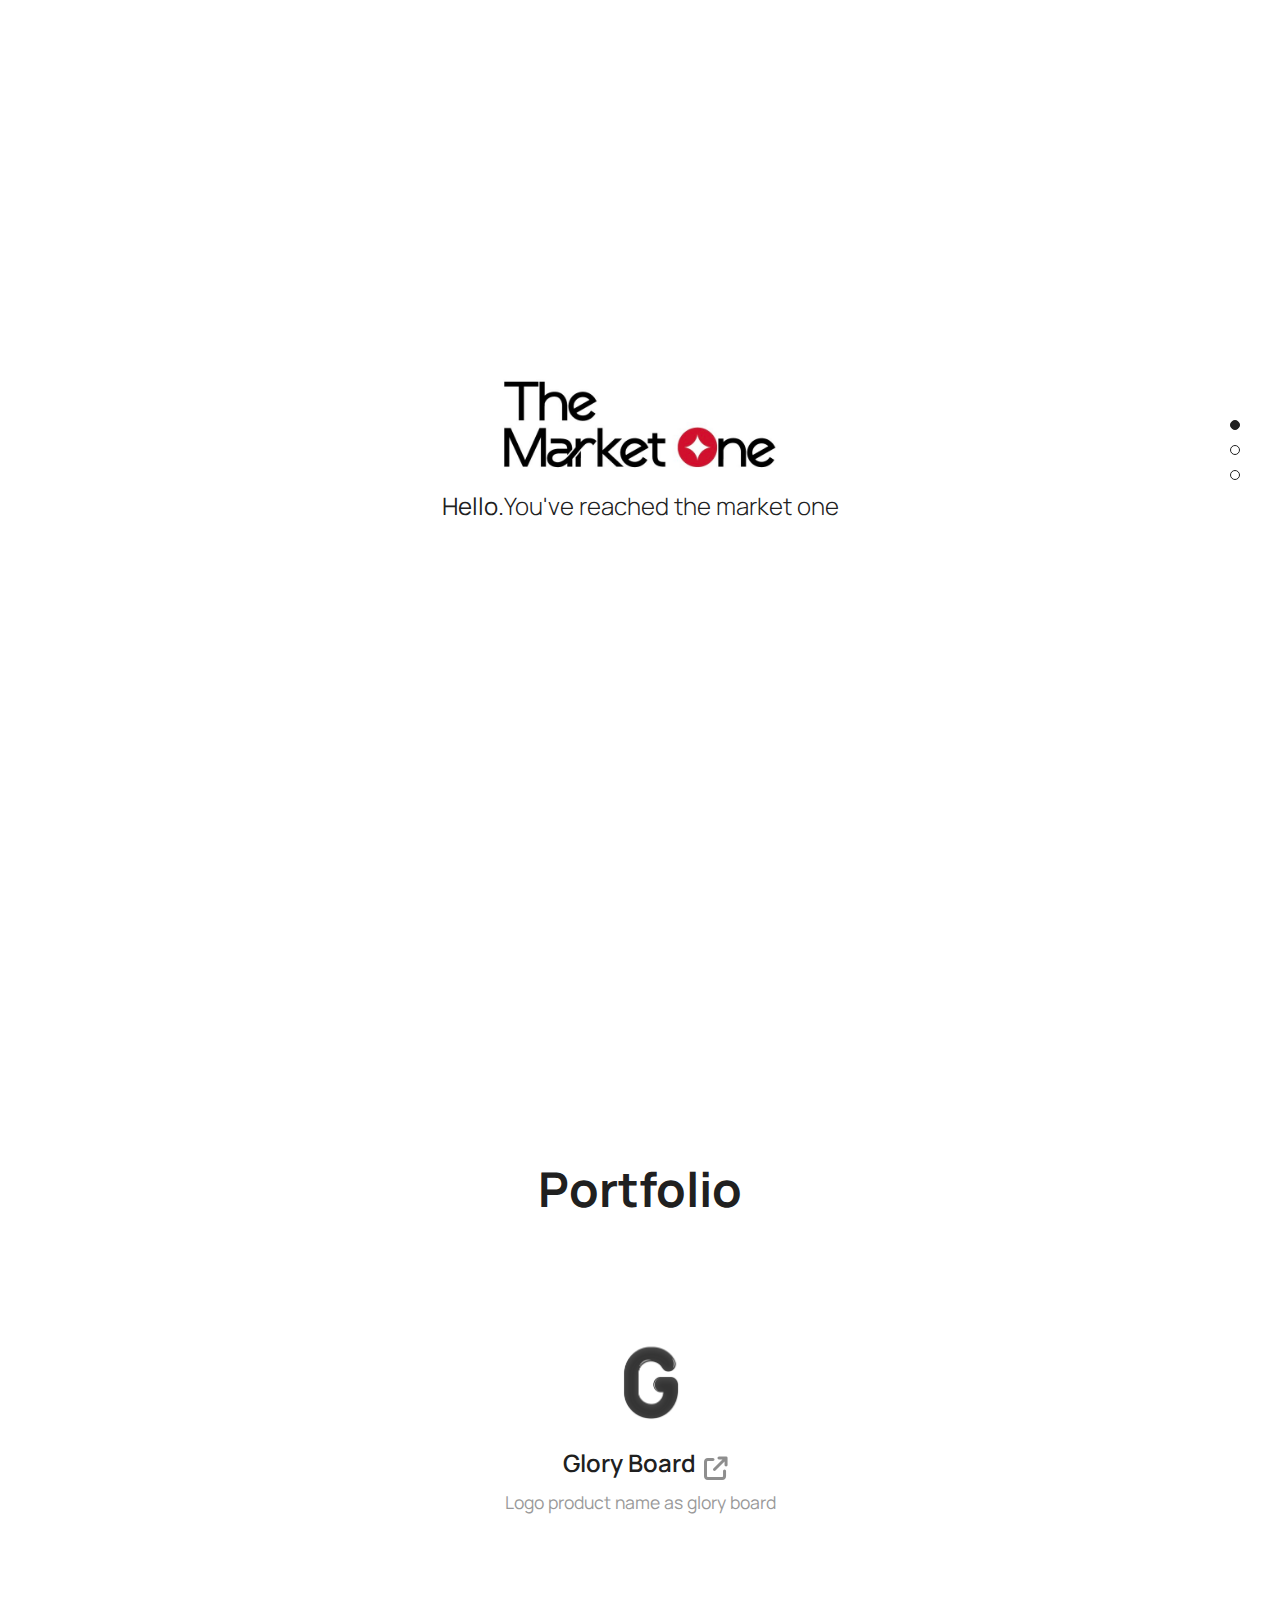
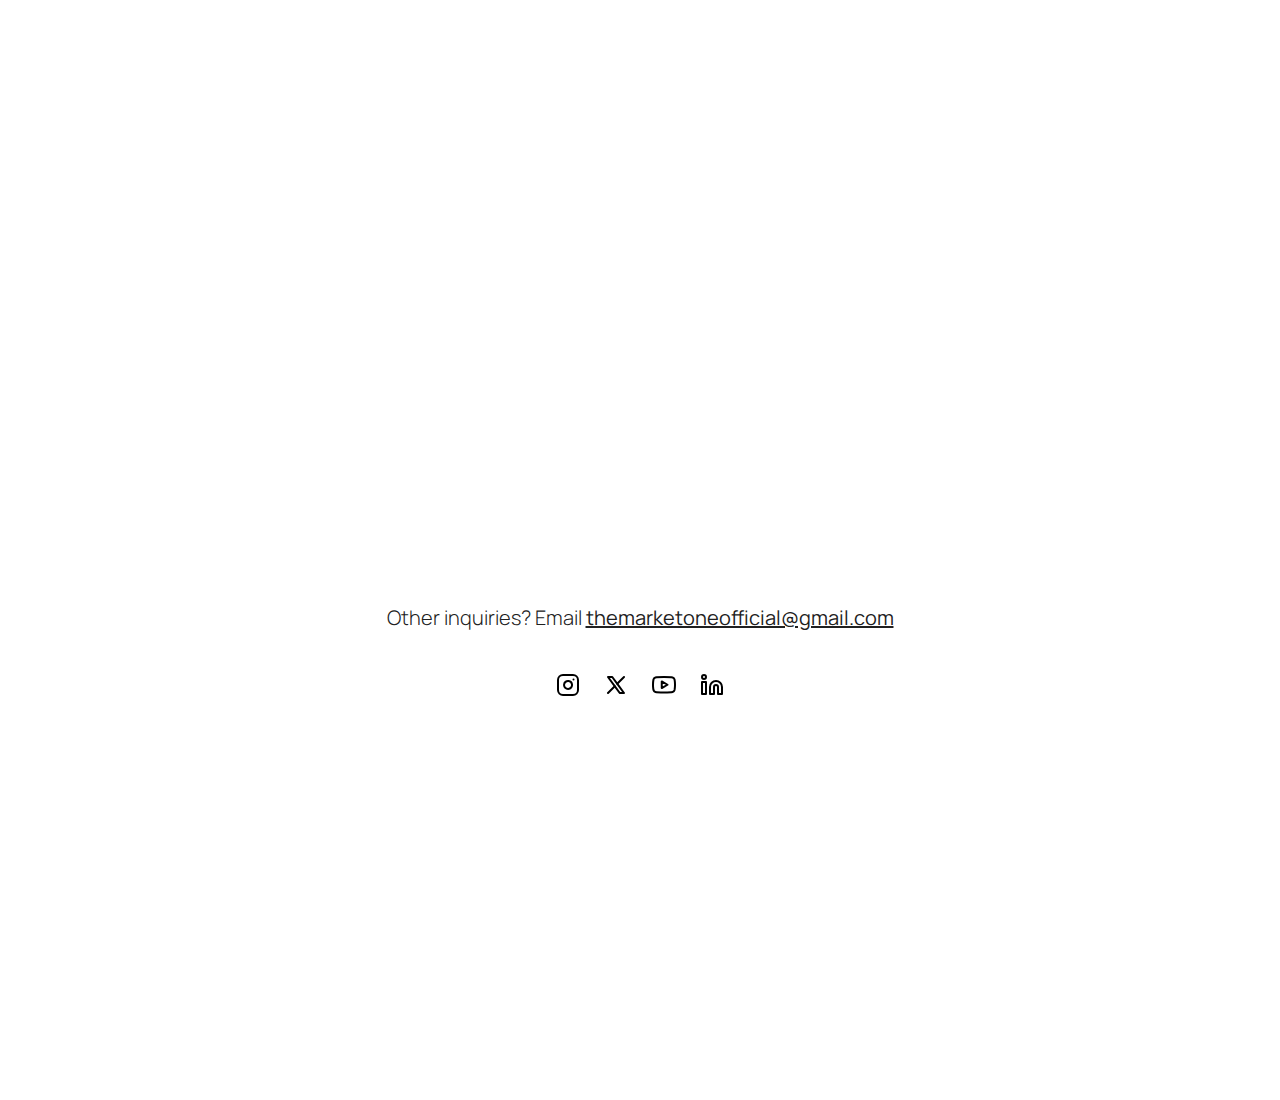
<file: index.html>
<!DOCTYPE html>
<html lang="en">

<head>
    <meta charset="UTF-8">
    <meta name="viewport" content="width=device-width, initial-scale=1.0">
    <title>Glory Board</title>
    <meta name="description" content="Glory Board - Logo product name as glory board">
    <link rel="stylesheet" href="style.css">
    <link rel="stylesheet" href="https://cdnjs.cloudflare.com/ajax/libs/font-awesome/6.4.0/css/all.min.css">
    <link rel="icon" type="image/x-icon" href="assets/favicon.ico"> <!-- Optional -->
</head>

<body>

    <!-- Navigation Dots -->
    <nav class="nav-dots">
        <div class="nav-dot active" onclick="document.querySelector('.hero').scrollIntoView({behavior: 'smooth'})">
        </div>
        <div class="nav-dot" onclick="document.querySelector('.portfolio').scrollIntoView({behavior: 'smooth'})"></div>
        <div class="nav-dot" onclick="document.querySelector('.contact').scrollIntoView({behavior: 'smooth'})"></div>
    </nav>

    <!-- Hero Section -->
    <header class="hero">
        <img src="assets/logo.png" alt="The Market One Logo" class="hero-logo">
        <h1 class="hero-text"><strong>Hello.</strong>You've reached the market one</h1>

    </header>

    <!-- Portfolio Section -->
    <section class="portfolio">
        <h2 class="portfolio-header">Portfolio</h2>
        <div class="grid">
            <!-- Glory Board Product -->
            <!-- Glory Board Product -->
            <a href="glory-board.html" class="product-card">
                <div class="product-icon">
                    <img src="assets/g-icon.png" alt="Glory Board Logo" class="g-icon-img">
                </div>
                <h3 class="product-title">
                    Glory Board
                    <i class="fa-solid fa-arrow-up-right-from-square link-icon"></i>
                </h3>
                <p class="product-desc">Logo product name as glory board</p>
            </a>
        </div>
    </section>

    <!-- Contact Section -->
    <section class="contact">
        <p class="contact-text">
            Other inquiries? Email <a href="mailto:themarketoneofficial@gmail.com"
                class="email-link">themarketoneofficial@gmail.com</a>
        </p>

        <div class="social-links">
            <!-- Instagram -->
            <a href="#" target="_blank" class="social-icon">
                <svg viewBox="0 0 24 24" fill="none" stroke="currentColor" stroke-width="2" stroke-linecap="round"
                    stroke-linejoin="round">
                    <rect x="2" y="2" width="20" height="20" rx="5" ry="5"></rect>
                    <path d="M16 11.37A4 4 0 1 1 12.63 8 4 4 0 0 1 16 11.37z"></path>
                    <line x1="17.5" y1="6.5" x2="17.51" y2="6.5"></line>
                </svg>
            </a>
            <!-- X (Twitter) -->
            <a href="#" target="_blank" class="social-icon">
                <svg viewBox="0 0 24 24" fill="none" stroke="currentColor" stroke-width="2" stroke-linecap="round"
                    stroke-linejoin="round">
                    <path d="M4 4l11.733 16h4.267l-11.733 -16z"></path>
                    <path d="M4 20l6.768 -6.768m2.46 -2.46l6.772 -6.772"></path>
                </svg>
            </a>
            <!-- YouTube -->
            <a href="#" target="_blank" class="social-icon">
                <svg viewBox="0 0 24 24" fill="none" stroke="currentColor" stroke-width="2" stroke-linecap="round"
                    stroke-linejoin="round">
                    <path
                        d="M22.54 6.42a2.78 2.78 0 0 0-1.94-2C18.88 4 12 4 12 4s-6.88 0-8.6.46a2.78 2.78 0 0 0-1.94 2A29 29 0 0 0 1 11.75a29 29 0 0 0 .46 5.33A2.78 2.78 0 0 0 3.4 19c1.72.46 8.6.46 8.6.46s6.88 0 8.6-.46a2.78 2.78 0 0 0 1.94-2 29 29 0 0 0 .46-5.25 29 29 0 0 0-.46-5.33z">
                    </path>
                    <polygon points="9.75 15.02 15.5 11.75 9.75 8.48 9.75 15.02"></polygon>
                </svg>
            </a>
            <!-- LinkedIn -->
            <a href="#" target="_blank" class="social-icon">
                <svg viewBox="0 0 24 24" fill="none" stroke="currentColor" stroke-width="2" stroke-linecap="round"
                    stroke-linejoin="round">
                    <path d="M16 8a6 6 0 0 1 6 6v7h-4v-7a2 2 0 0 0-2-2 2 2 0 0 0-2 2v7h-4v-7a6 6 0 0 1 6-6z"></path>
                    <rect x="2" y="9" width="4" height="12"></rect>
                    <circle cx="4" cy="4" r="2"></circle>
                </svg>
            </a>
        </div>
    </section>

    <!-- Script for active dot navigation (Simple scrollspy) -->
    <script>
        window.addEventListener('scroll', () => {
            const sections = document.querySelectorAll('header, section');
            const dots = document.querySelectorAll('.nav-dot');

            let current = '';
            sections.forEach(section => {
                const sectionTop = section.offsetTop;
                if (pageYOffset >= sectionTop - 60) {
                    current = section.getAttribute('class');
                    // Simple mapping since classes are 'hero' and 'portfolio'
                }
            });

            // This is a naive implementation, a more robust one would use IntersectionObserver
            // But for 2 sections, checking visual position is simpler for now.
            // Since we don't have unique IDs on sections in naive check, let's use IntersectionObserver for clear "active" state.
        });

        const observer = new IntersectionObserver((entries) => {
            entries.forEach(entry => {
                if (entry.isIntersecting) {
                    const dots = document.querySelectorAll('.nav-dot');
                    dots.forEach(d => d.classList.remove('active'));

                    if (entry.target.classList.contains('hero')) {
                        dots[0].classList.add('active');
                    } else if (entry.target.classList.contains('portfolio')) {
                        dots[1].classList.add('active');
                    } else if (entry.target.classList.contains('contact')) {
                        dots[2].classList.add('active');
                    }
                }
            });
        }, { threshold: 0.5 });

        document.querySelectorAll('header, section').forEach((section) => {
            observer.observe(section);
        });
    </script>

</body>

</html>
</file>
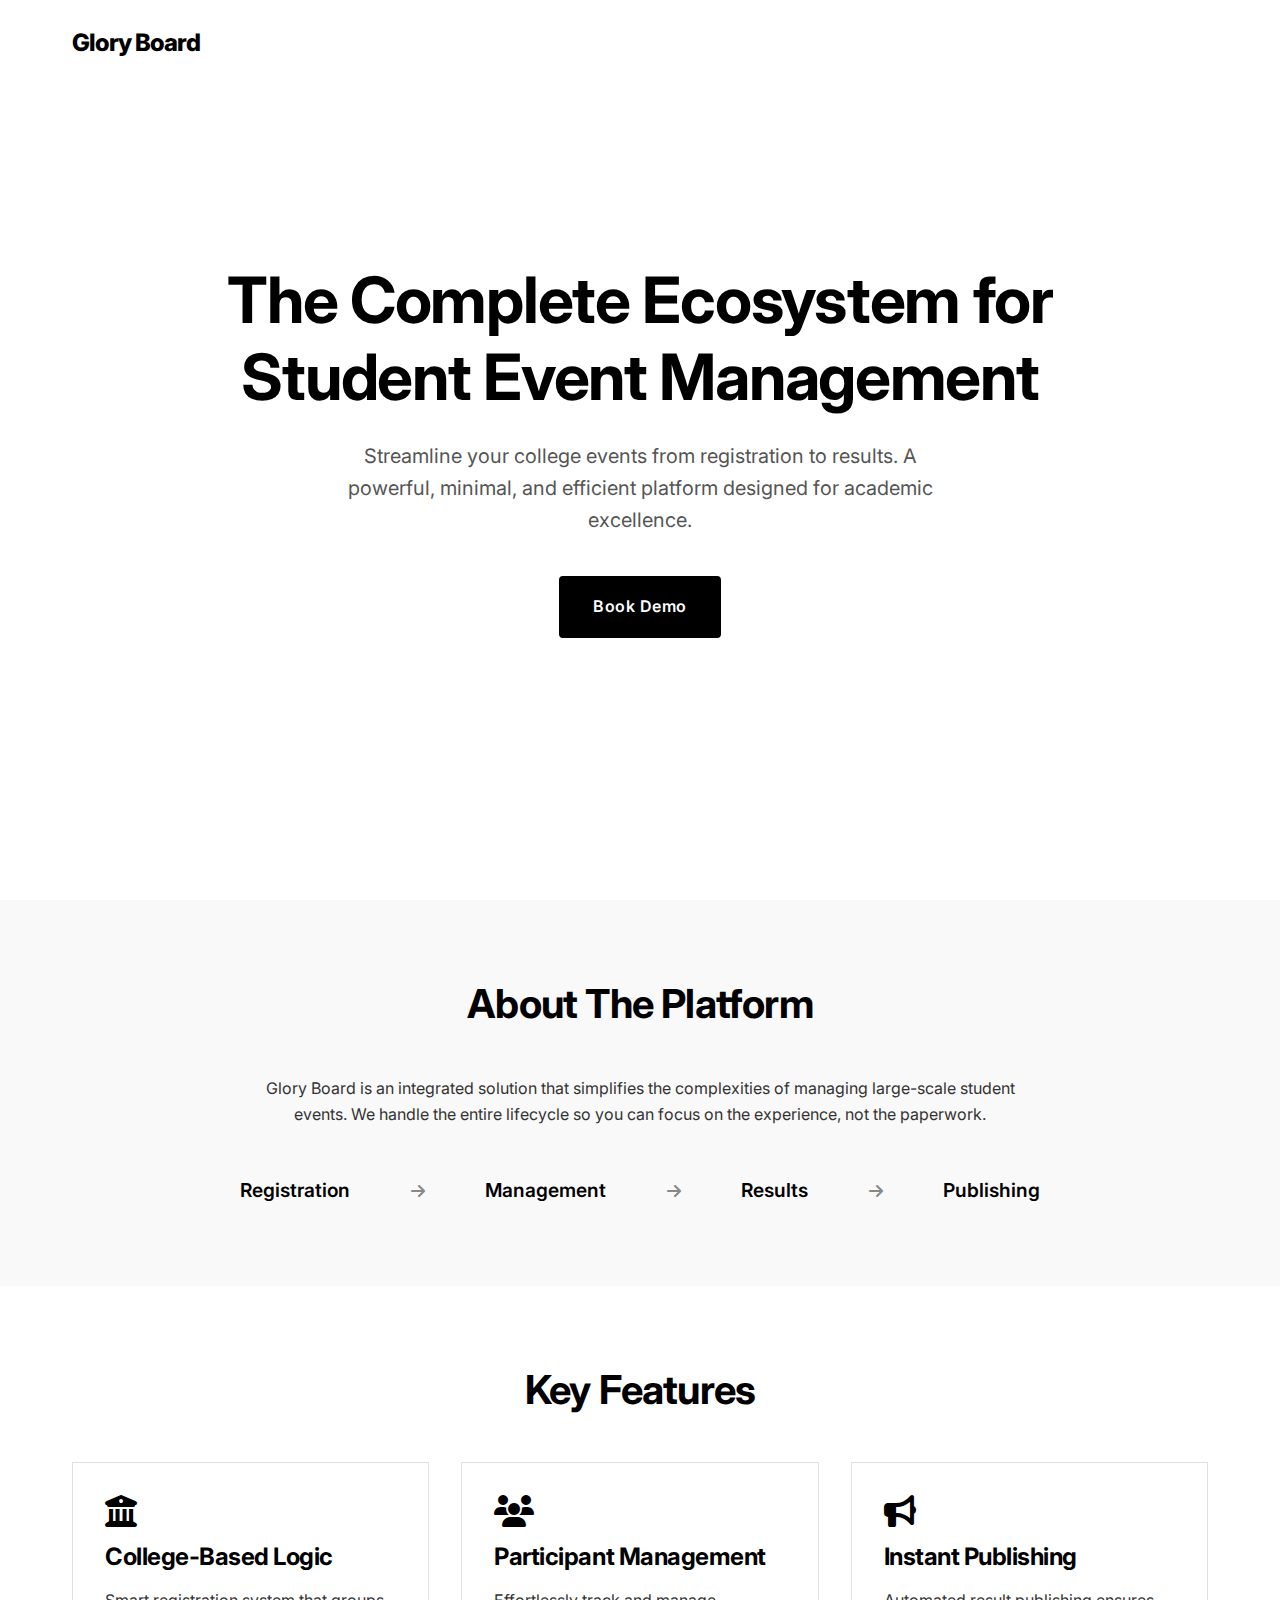
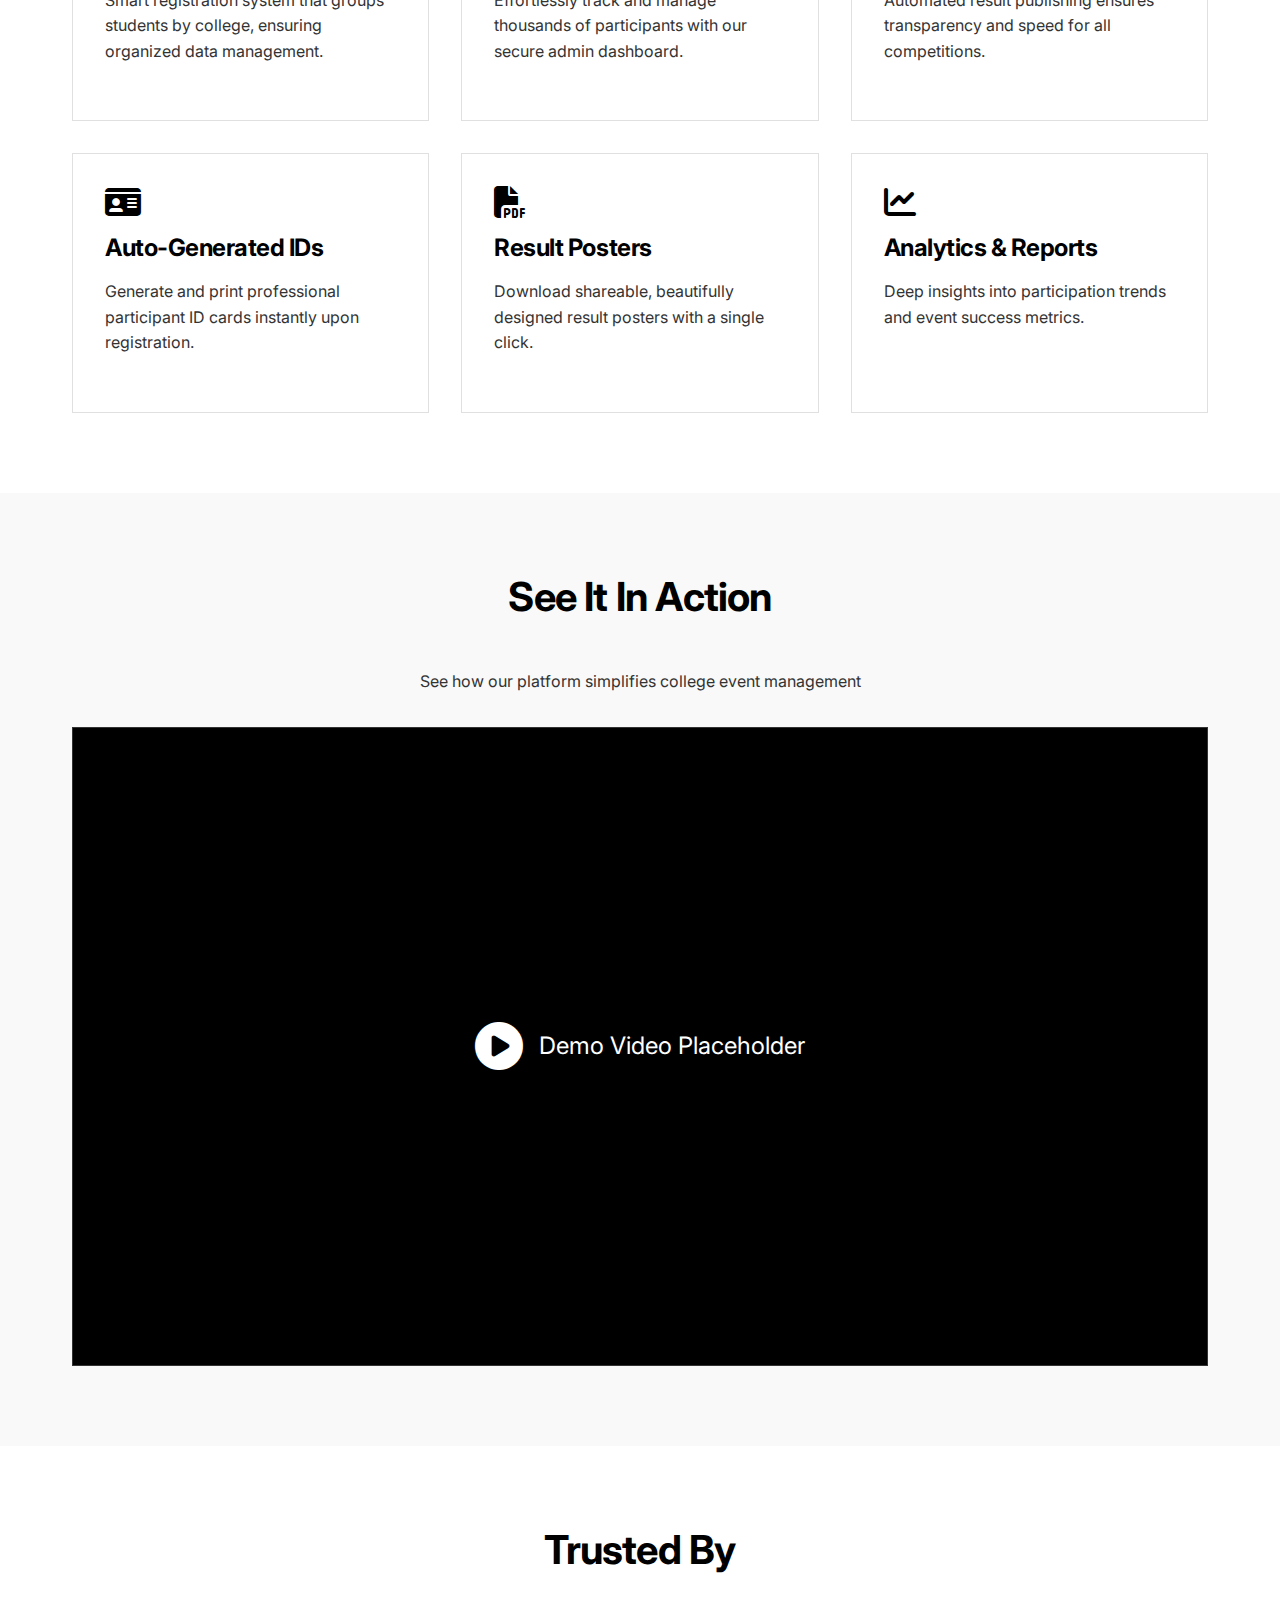
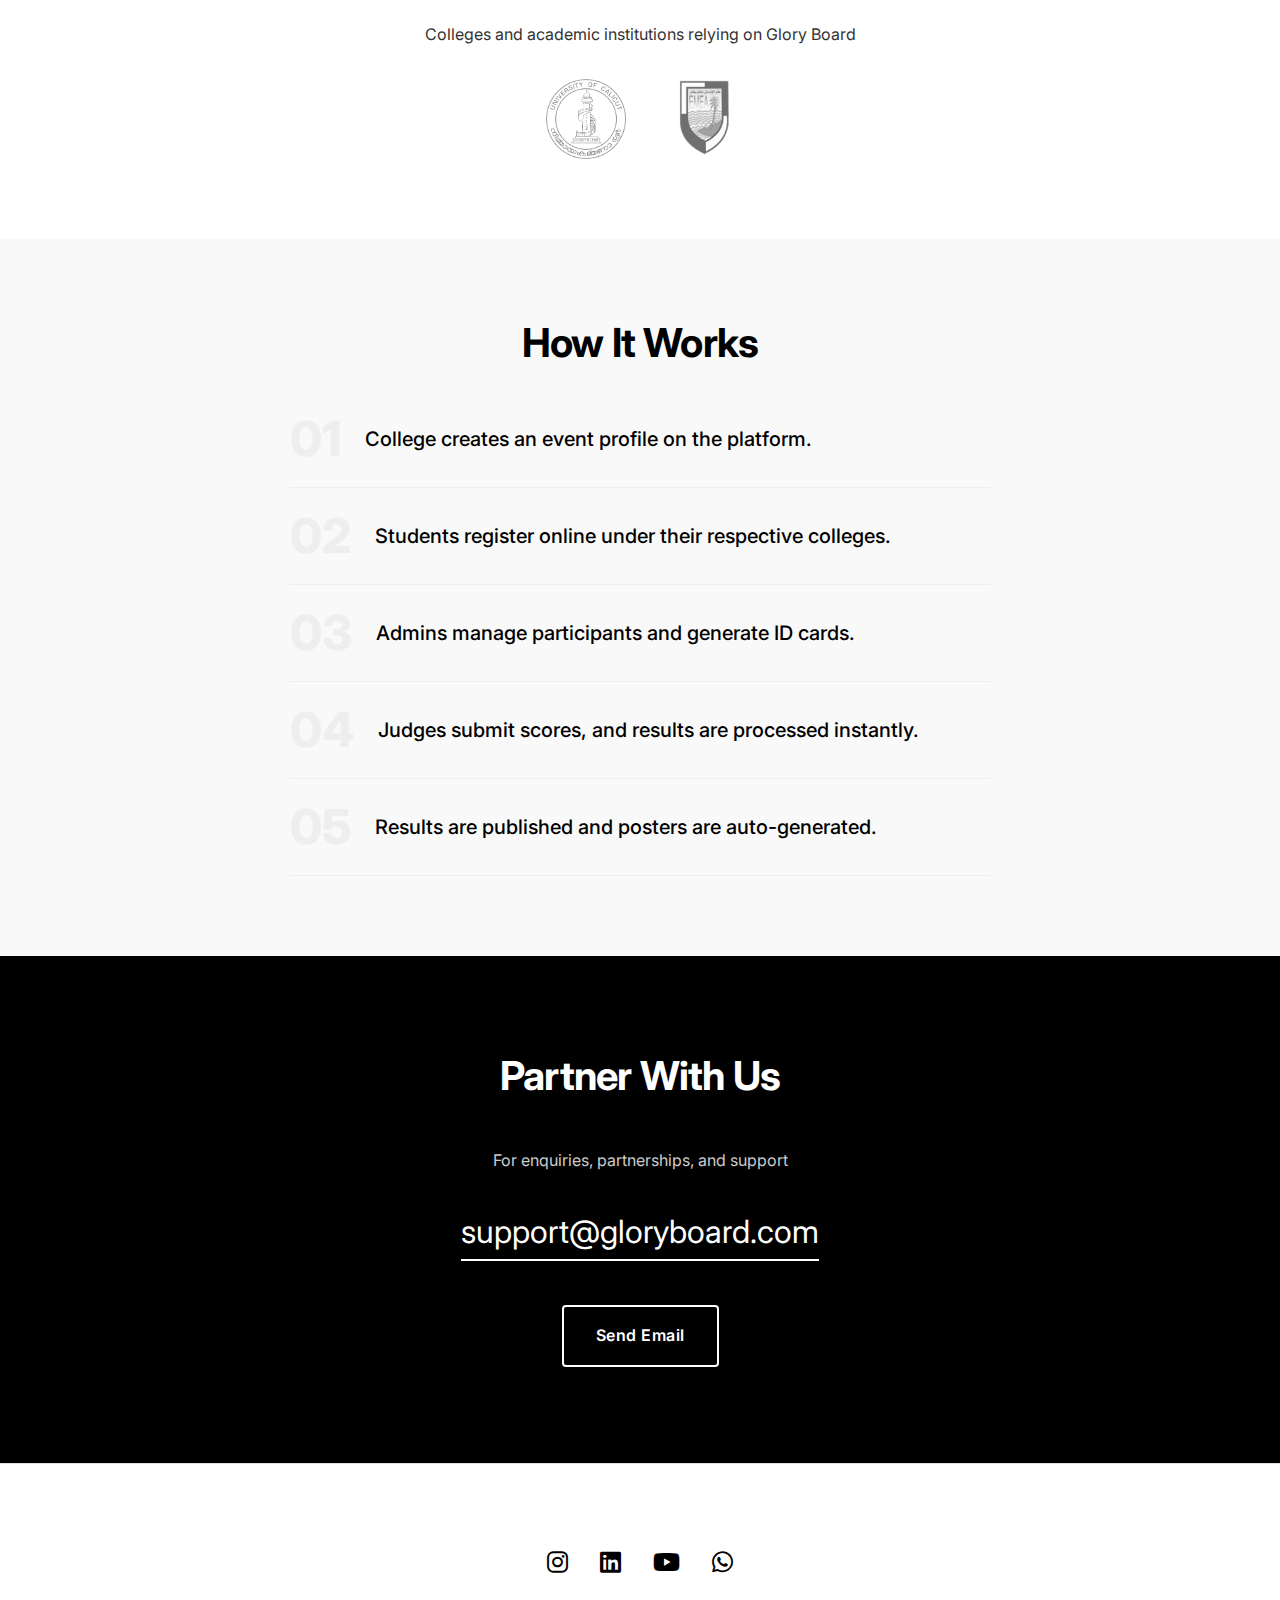
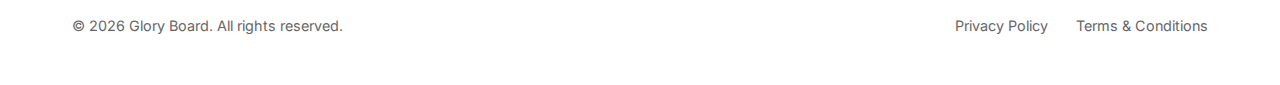
<file: glory-board.html>
<!DOCTYPE html>
<html lang="en">

<head>
    <meta charset="UTF-8">
    <meta name="viewport" content="width=device-width, initial-scale=1.0">
    <title>Glory Board - Event Management Simplified</title>
    <meta name="description" content="End-to-end student event management solution for colleges and institutions.">
    <!-- Google Fonts: Inter -->
    <link rel="preconnect" href="https://fonts.googleapis.com">
    <link rel="preconnect" href="https://fonts.gstatic.com" crossorigin>
    <link href="https://fonts.googleapis.com/css2?family=Inter:wght@300;400;600;700;800&display=swap" rel="stylesheet">
    <!-- Font Awesome -->
    <link rel="stylesheet" href="https://cdnjs.cloudflare.com/ajax/libs/font-awesome/6.4.0/css/all.min.css">
    <!-- Custom CSS -->
    <link rel="stylesheet" href="glory-board.css">
    <link rel="icon" type="image/x-icon" href="assets/favicon.ico">
</head>

<body>

    <!-- Navigation -->
    <nav class="navbar">
        <div class="container" style="display: flex; justify-content: space-between; align-items: center;">
            <a href="index.html" class="nav-logo">Glory Board</a>
            <!-- Optional: Could add simple text links here if needed -->
        </div>
    </nav>

    <!-- 1. Hero Section -->
    <header class="hero">
        <div class="container fade-in">
            <h1>The Complete Ecosystem for Student Event Management</h1>
            <p>Streamline your college events from registration to results. A powerful, minimal, and efficient platform
                designed for academic excellence.</p>
            <div class="hero-cta-group">
                <a href="#" class="btn btn-primary">Book Demo</a>
            </div>
        </div>
    </header>

    <!-- 2. About the Product -->
    <section class="section bg-light">
        <div class="container">
            <h2>About The Platform</h2>
            <div class="about-content">
                <p>Glory Board is an integrated solution that simplifies the complexities of managing large-scale
                    student events. We handle the entire lifecycle so you can focus on the experience, not the
                    paperwork.</p>
                <div class="about-steps">
                    <span class="step-item">Registration</span>
                    <i class="fa-solid fa-arrow-right step-arrow"></i>
                    <span class="step-item">Management</span>
                    <i class="fa-solid fa-arrow-right step-arrow"></i>
                    <span class="step-item">Results</span>
                    <i class="fa-solid fa-arrow-right step-arrow"></i>
                    <span class="step-item">Publishing</span>
                </div>
            </div>
        </div>
    </section>

    <!-- 3. Key Features -->
    <section class="section">
        <div class="container">
            <h2>Key Features</h2>
            <div class="features-grid">
                <div class="feature-card">
                    <i class="fa-solid fa-university feature-icon"></i>
                    <h3>College-Based Logic</h3>
                    <p>Smart registration system that groups students by college, ensuring organized data management.
                    </p>
                </div>
                <div class="feature-card">
                    <i class="fa-solid fa-users feature-icon"></i>
                    <h3>Participant Management</h3>
                    <p>Effortlessly track and manage thousands of participants with our secure admin dashboard.</p>
                </div>
                <div class="feature-card">
                    <i class="fa-solid fa-bullhorn feature-icon"></i>
                    <h3>Instant Publishing</h3>
                    <p>Automated result publishing ensures transparency and speed for all competitions.</p>
                </div>
                <div class="feature-card">
                    <i class="fa-solid fa-id-card feature-icon"></i>
                    <h3>Auto-Generated IDs</h3>
                    <p>Generate and print professional participant ID cards instantly upon registration.</p>
                </div>
                <div class="feature-card">
                    <i class="fa-solid fa-file-pdf feature-icon"></i>
                    <h3>Result Posters</h3>
                    <p>Download shareable, beautifully designed result posters with a single click.</p>
                </div>
                <div class="feature-card">
                    <i class="fa-solid fa-chart-line feature-icon"></i>
                    <h3>Analytics & Reports</h3>
                    <p>Deep insights into participation trends and event success metrics.</p>
                </div>
            </div>
        </div>
    </section>

    <!-- 4. Demo Video -->
    <section class="section bg-light">
        <div class="container text-center">
            <h2>See It In Action</h2>
            <p>See how our platform simplifies college event management</p>
            <div class="video-wrapper">
                <!-- Placeholder for demo video -->
                <div class="video-placeholder">
                    <i class="fa-solid fa-play-circle" style="font-size: 3rem; margin-right: 1rem;"></i>
                    <span>Demo Video Placeholder</span>
                </div>
            </div>
        </div>
    </section>

    <!-- 5. Trusted Partners -->
    <section class="section">
        <div class="container">
            <h2>Trusted By</h2>
            <p class="text-center" style="margin-bottom: 2rem;">Colleges and academic institutions relying on Glory
                Board</p>
            <div class="partners-grid">
                <img src="assets/cu-logo.png" alt="University of Calicut" class="partner-logo-img">
                <img src="assets/emea-logo.svg" alt="EMEA College" class="partner-logo-img">
                <!-- Add more partners as needed -->
            </div>
        </div>
    </section>

    <!-- 6. How It Works -->
    <section class="section bg-light">
        <div class="container">
            <h2>How It Works</h2>
            <div class="steps-list">
                <div class="step-row">
                    <div class="step-number">01</div>
                    <div class="step-text">College creates an event profile on the platform.</div>
                </div>
                <div class="step-row">
                    <div class="step-number">02</div>
                    <div class="step-text">Students register online under their respective colleges.</div>
                </div>
                <div class="step-row">
                    <div class="step-number">03</div>
                    <div class="step-text">Admins manage participants and generate ID cards.</div>
                </div>
                <div class="step-row">
                    <div class="step-number">04</div>
                    <div class="step-text">Judges submit scores, and results are processed instantly.</div>
                </div>
                <div class="step-row">
                    <div class="step-number">05</div>
                    <div class="step-text">Results are published and posters are auto-generated.</div>
                </div>
            </div>
        </div>
    </section>

    <!-- 7. Email Section -->
    <section class="email-section text-center">
        <div class="container">
            <h2>Partner With Us</h2>
            <p style="color: #ccc; margin-bottom: 2rem;">For enquiries, partnerships, and support</p>
            <a href="mailto:support@gloryboard.com" class="email-link">support@gloryboard.com</a>
            <div style="margin-top: 3rem;">
                <a href="mailto:support@gloryboard.com" class="btn btn-secondary"
                    style="border-color: #fff; color: #fff;">Send Email</a>
            </div>
        </div>
    </section>

    <!-- 8. Social Media & 9. Footer -->
    <footer>
        <div class="container">
            <div style="text-align: center; margin-bottom: 2rem;">
                <div class="social-links">
                    <a href="#" class="social-icon" title="Instagram"><i class="fa-brands fa-instagram"></i></a>
                    <a href="#" class="social-icon" title="LinkedIn"><i class="fa-brands fa-linkedin"></i></a>
                    <a href="#" class="social-icon" title="YouTube"><i class="fa-brands fa-youtube"></i></a>
                    <a href="#" class="social-icon" title="WhatsApp"><i class="fa-brands fa-whatsapp"></i></a>
                </div>
            </div>
            <div class="footer-content">
                <div>&copy; 2026 Glory Board. All rights reserved.</div>
                <div class="footer-links">
                    <a href="#">Privacy Policy</a>
                    <a href="#">Terms & Conditions</a>
                </div>
            </div>
        </div>
    </footer>

</body>

</html>
</file>
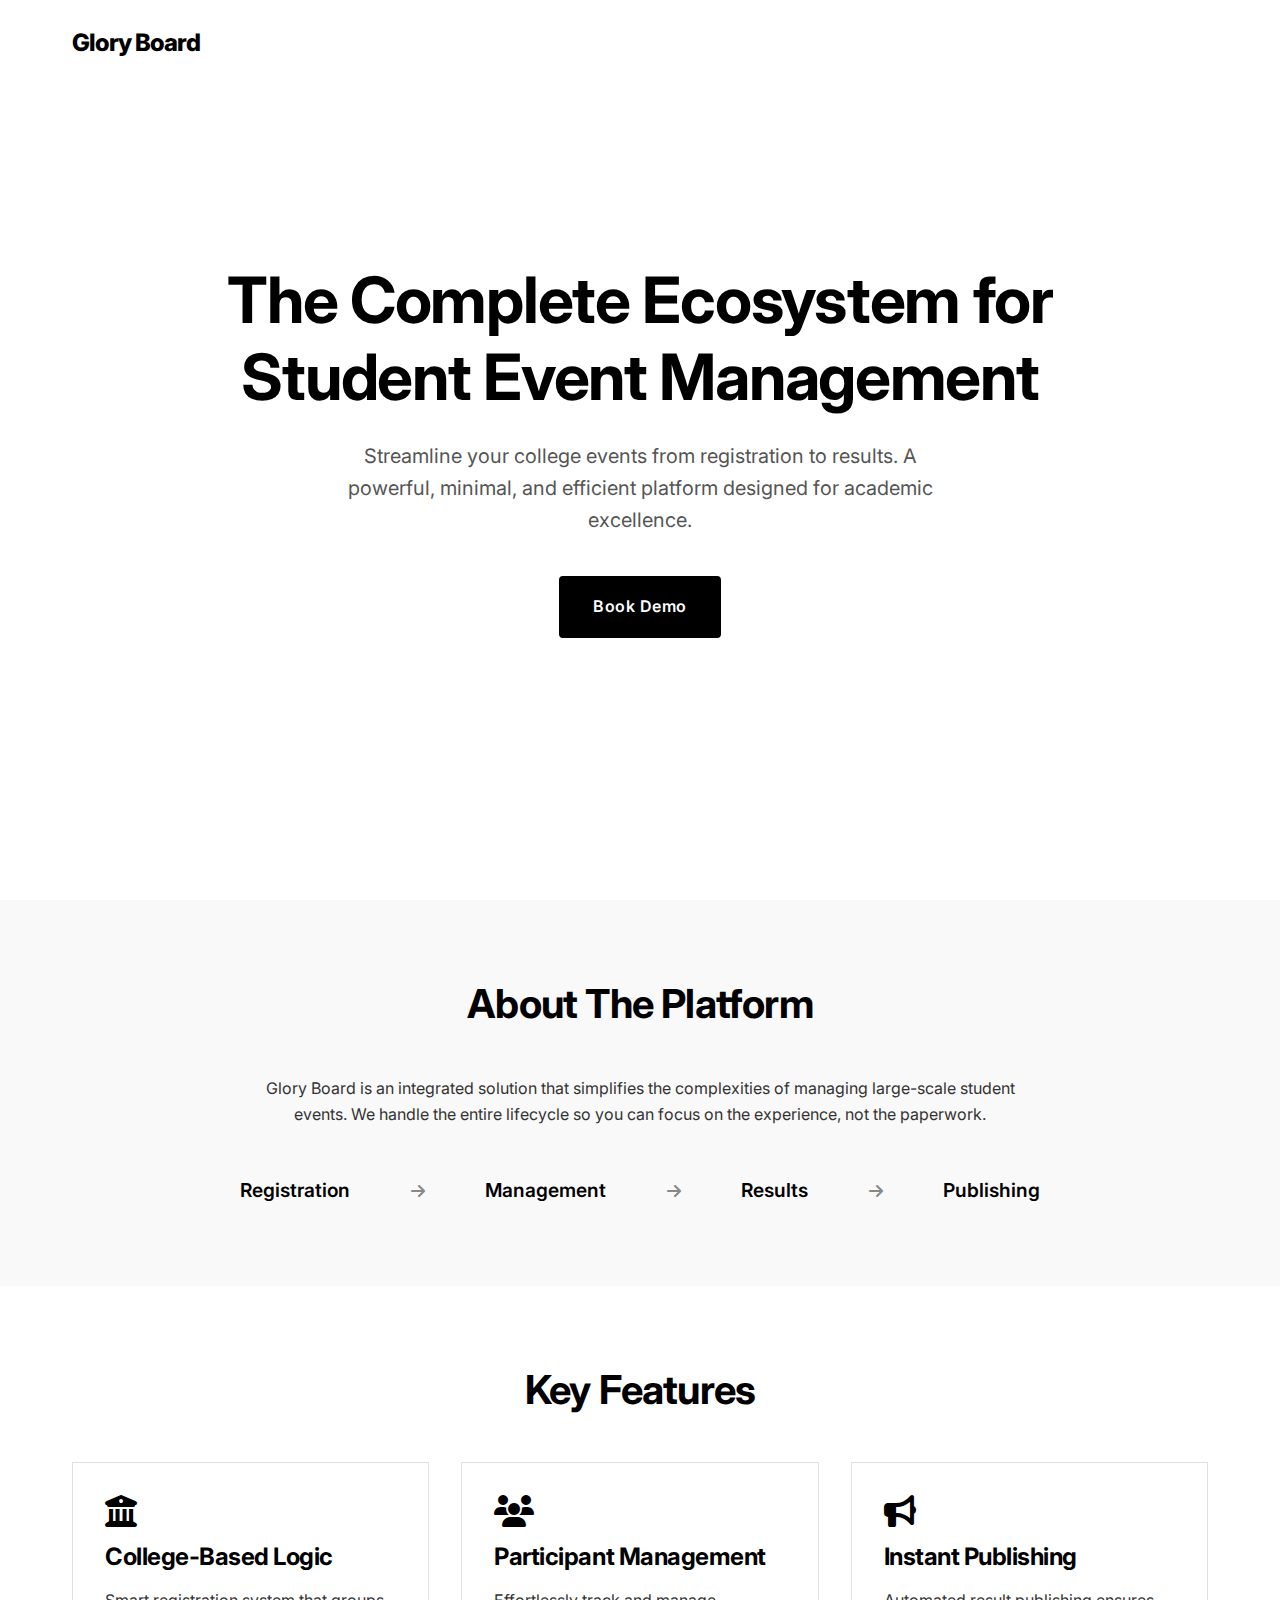
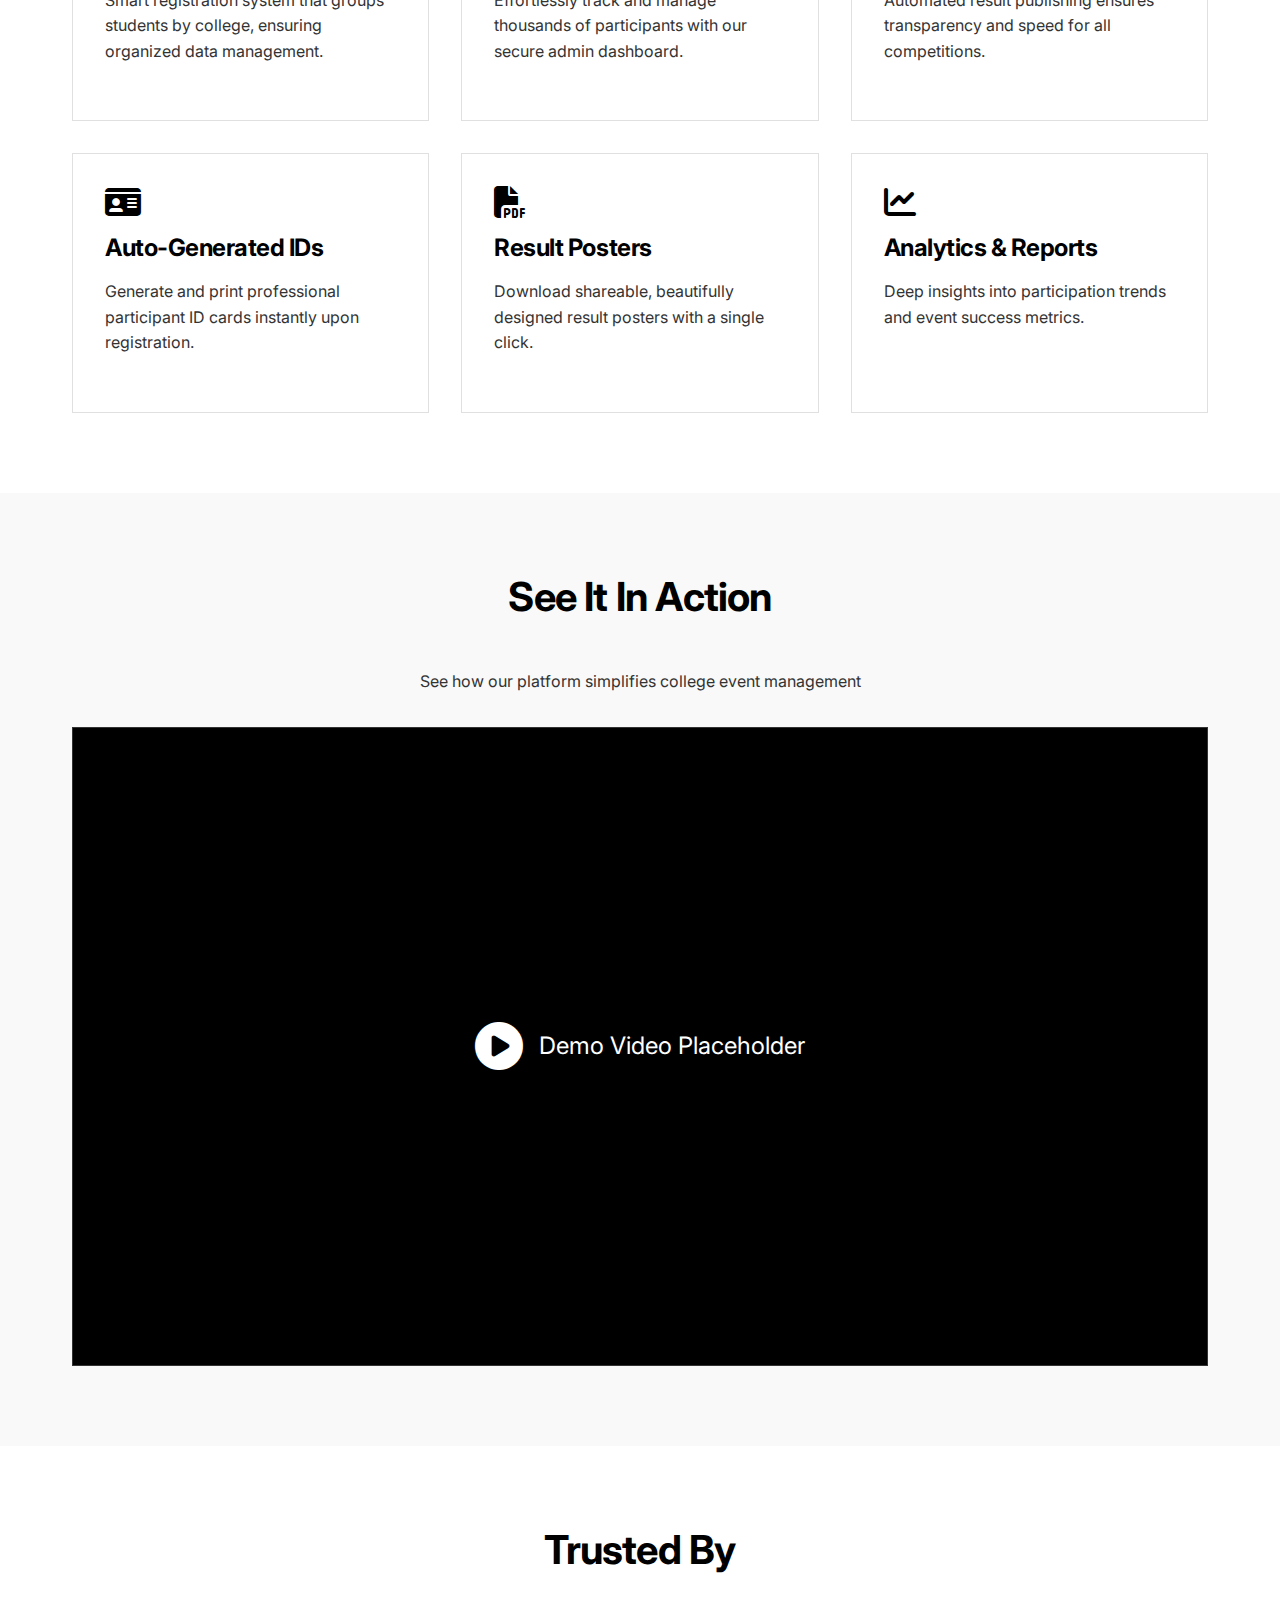
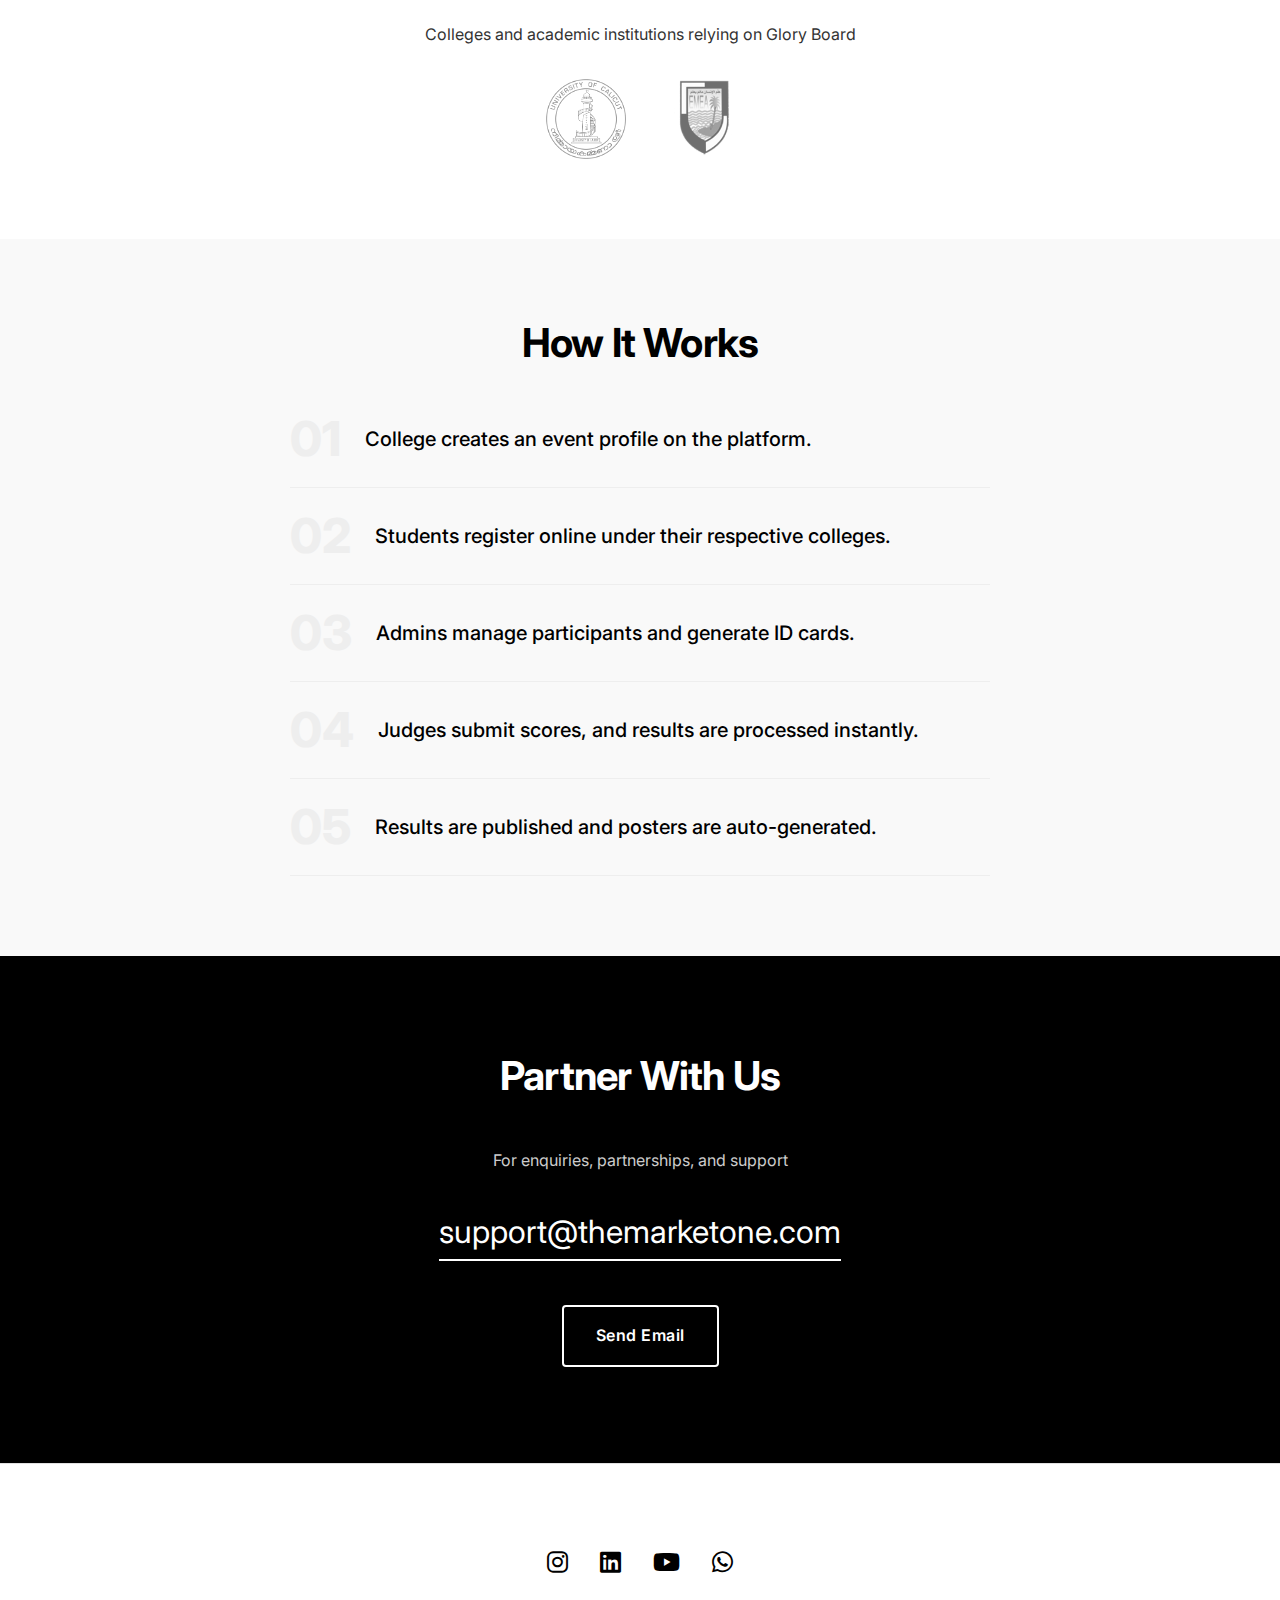
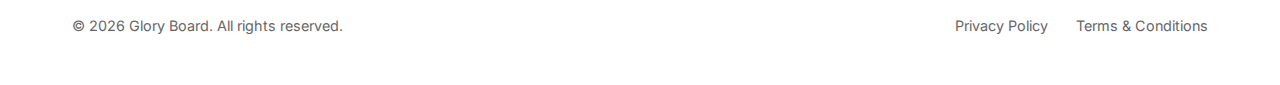
<file: gloryboard.html>
<!DOCTYPE html>
<html lang="en">

<head>
    <meta charset="UTF-8">
    <meta name="viewport" content="width=device-width, initial-scale=1.0">
    <title>Glory Board - Event Management Simplified</title>
    <meta name="description" content="End-to-end student event management solution for colleges and institutions.">
    <!-- Google Fonts: Inter -->
    <link rel="preconnect" href="https://fonts.googleapis.com">
    <link rel="preconnect" href="https://fonts.gstatic.com" crossorigin>
    <link href="https://fonts.googleapis.com/css2?family=Inter:wght@300;400;600;700;800&display=swap" rel="stylesheet">
    <!-- Font Awesome -->
    <link rel="stylesheet" href="https://cdnjs.cloudflare.com/ajax/libs/font-awesome/6.4.0/css/all.min.css">
    <!-- Custom CSS -->
    <link rel="stylesheet" href="glory-board.css">
    <link rel="icon" type="image/x-icon" href="assets/favicon.ico">
</head>

<body>

    <!-- Navigation -->
    <nav class="navbar">
        <div class="container" style="display: flex; justify-content: space-between; align-items: center;">
            <a href="index.html" class="nav-logo">Glory Board</a>
            <!-- Optional: Could add simple text links here if needed -->
        </div>
    </nav>

    <!-- 1. Hero Section -->
    <header class="hero">
        <div class="container fade-in">
            <h1>The Complete Ecosystem for Student Event Management</h1>
            <p>Streamline your college events from registration to results. A powerful, minimal, and efficient platform
                designed for academic excellence.</p>
            <div class="hero-cta-group">
                <a href="#" class="btn btn-primary">Book Demo</a>
            </div>
        </div>
    </header>

    <!-- 2. About the Product -->
    <section class="section bg-light">
        <div class="container">
            <h2>About The Platform</h2>
            <div class="about-content">
                <p>Glory Board is an integrated solution that simplifies the complexities of managing large-scale
                    student events. We handle the entire lifecycle so you can focus on the experience, not the
                    paperwork.</p>
                <div class="about-steps">
                    <span class="step-item">Registration</span>
                    <i class="fa-solid fa-arrow-right step-arrow"></i>
                    <span class="step-item">Management</span>
                    <i class="fa-solid fa-arrow-right step-arrow"></i>
                    <span class="step-item">Results</span>
                    <i class="fa-solid fa-arrow-right step-arrow"></i>
                    <span class="step-item">Publishing</span>
                </div>
            </div>
        </div>
    </section>

    <!-- 3. Key Features -->
    <section class="section">
        <div class="container">
            <h2>Key Features</h2>
            <div class="features-grid">
                <div class="feature-card">
                    <i class="fa-solid fa-university feature-icon"></i>
                    <h3>College-Based Logic</h3>
                    <p>Smart registration system that groups students by college, ensuring organized data management.
                    </p>
                </div>
                <div class="feature-card">
                    <i class="fa-solid fa-users feature-icon"></i>
                    <h3>Participant Management</h3>
                    <p>Effortlessly track and manage thousands of participants with our secure admin dashboard.</p>
                </div>
                <div class="feature-card">
                    <i class="fa-solid fa-bullhorn feature-icon"></i>
                    <h3>Instant Publishing</h3>
                    <p>Automated result publishing ensures transparency and speed for all competitions.</p>
                </div>
                <div class="feature-card">
                    <i class="fa-solid fa-id-card feature-icon"></i>
                    <h3>Auto-Generated IDs</h3>
                    <p>Generate and print professional participant ID cards instantly upon registration.</p>
                </div>
                <div class="feature-card">
                    <i class="fa-solid fa-file-pdf feature-icon"></i>
                    <h3>Result Posters</h3>
                    <p>Download shareable, beautifully designed result posters with a single click.</p>
                </div>
                <div class="feature-card">
                    <i class="fa-solid fa-chart-line feature-icon"></i>
                    <h3>Analytics & Reports</h3>
                    <p>Deep insights into participation trends and event success metrics.</p>
                </div>
            </div>
        </div>
    </section>

    <!-- 4. Demo Video -->
    <section class="section bg-light">
        <div class="container text-center">
            <h2>See It In Action</h2>
            <p>See how our platform simplifies college event management</p>
            <div class="video-wrapper">
                <!-- Placeholder for demo video -->
                <div class="video-placeholder">
                    <i class="fa-solid fa-play-circle" style="font-size: 3rem; margin-right: 1rem;"></i>
                    <span>Demo Video Placeholder</span>
                </div>
            </div>
        </div>
    </section>

    <!-- 5. Trusted Partners -->
    <section class="section">
        <div class="container">
            <h2>Trusted By</h2>
            <p class="text-center" style="margin-bottom: 2rem;">Colleges and academic institutions relying on Glory
                Board</p>
            <div class="partners-grid">
                <img src="assets/cu-logo.png" alt="University of Calicut" class="partner-logo-img">
                <img src="assets/emea-logo.svg" alt="EMEA College" class="partner-logo-img">
                <!-- Add more partners as needed -->
            </div>
        </div>
    </section>

    <!-- 6. How It Works -->
    <section class="section bg-light">
        <div class="container">
            <h2>How It Works</h2>
            <div class="steps-list">
                <div class="step-row">
                    <div class="step-number">01</div>
                    <div class="step-text">College creates an event profile on the platform.</div>
                </div>
                <div class="step-row">
                    <div class="step-number">02</div>
                    <div class="step-text">Students register online under their respective colleges.</div>
                </div>
                <div class="step-row">
                    <div class="step-number">03</div>
                    <div class="step-text">Admins manage participants and generate ID cards.</div>
                </div>
                <div class="step-row">
                    <div class="step-number">04</div>
                    <div class="step-text">Judges submit scores, and results are processed instantly.</div>
                </div>
                <div class="step-row">
                    <div class="step-number">05</div>
                    <div class="step-text">Results are published and posters are auto-generated.</div>
                </div>
            </div>
        </div>
    </section>

    <!-- 7. Email Section -->
    <section class="email-section text-center">
        <div class="container">
            <h2>Partner With Us</h2>
            <p style="color: #ccc; margin-bottom: 2rem;">For enquiries, partnerships, and support</p>
            <a href="mailto:support@gloryboard.com" class="email-link">support@themarketone.com</a>
            <div style="margin-top: 3rem;">
                <a href="mailto:support@gloryboard.com" class="btn btn-secondary"
                    style="border-color: #fff; color: #fff;">Send Email</a>
            </div>
        </div>
    </section>

    <!-- 8. Social Media & 9. Footer -->
    <footer>
        <div class="container">
            <div style="text-align: center; margin-bottom: 2rem;">
                <div class="social-links">
                    <a href="#" class="social-icon" title="Instagram"><i class="fa-brands fa-instagram"></i></a>
                    <a href="#" class="social-icon" title="LinkedIn"><i class="fa-brands fa-linkedin"></i></a>
                    <a href="#" class="social-icon" title="YouTube"><i class="fa-brands fa-youtube"></i></a>
                    <a href="#" class="social-icon" title="WhatsApp"><i class="fa-brands fa-whatsapp"></i></a>
                </div>
            </div>
            <div class="footer-content">
                <div>&copy; 2026 Glory Board. All rights reserved.</div>
                <div class="footer-links">
                    <a href="#">Privacy Policy</a>
                    <a href="#">Terms & Conditions</a>
                </div>
            </div>
        </div>
    </footer>

</body>

</html>
</file>
<file: style.css>
/* Font Import */
@import url('https://fonts.googleapis.com/css2?family=Manrope:wght@300;400;500;600;700&display=swap');

:root {
    --bg-color: #ffffff;
    --text-color: #202020;
    --acc-color: #999;
}

* {
    margin: 0;
    padding: 0;
    box-sizing: border-box;
}

body {
    font-family: 'Manrope', sans-serif;
    background-color: var(--bg-color);
    color: var(--text-color);
    line-height: 1.5;
    -webkit-font-smoothing: antialiased;
}

/* Typography */
h1,
h2,
h3,
h4,
h5,
h6 {
    font-weight: 500;
}

a {
    text-decoration: none;
    color: inherit;
    transition: opacity 0.3s ease;
}

a:hover {
    opacity: 0.7;
}

/* Hero Section */
.hero {
    height: 100vh;
    width: 100%;
    display: flex;
    flex-direction: column;
    justify-content: center;
    align-items: center;
    text-align: center;
    padding: 2rem;
    position: relative;
}

.hero-logo {
    max-width: 300px;
    /* Increased size */
    width: 80%;
    /* Responsive fall back */
    height: auto;
}

.hero-text {
    font-size: 1.5rem;
    font-weight: 300;
    margin-top: 1rem;
    color: var(--text-color);
}

.hero-text span {
    font-weight: 600;
}

/* Right Side Navigation Dots */
.nav-dots {
    position: fixed;
    right: 40px;
    top: 50%;
    transform: translateY(-50%);
    display: flex;
    flex-direction: column;
    gap: 15px;
    z-index: 100;
}

.nav-dot {
    width: 10px;
    height: 10px;
    border-radius: 50%;
    border: 1px solid var(--text-color);
    background-color: transparent;
    cursor: pointer;
    transition: background-color 0.3s ease;
}

.nav-dot.active {
    background-color: var(--text-color);
}

/* Portfolio Section */
.portfolio {
    min-height: 100vh;
    padding: 100px 5%;
    display: flex;
    flex-direction: column;
    justify-content: center;
    align-items: center;
}

.portfolio-header {
    margin-bottom: 4rem;
    font-size: 3rem;
    font-weight: bold;
    text-align: center;
}

.grid {
    display: grid;
    /* With only one item, centering it might be better than a Left-aligned grid depending on preference, 
       but keeping grid structure is safer for future expansion. 
       To center single item in grid: */
    grid-template-columns: repeat(1, 1fr);
    width: 100%;
    max-width: 400px;
    /* Constrain width since it's one item */
}

.product-card {
    display: flex;
    flex-direction: column;
    align-items: center;
    text-align: center;
    padding: 2rem;
    transition: transform 0.3s ease;
    cursor: pointer;
}

.product-card:hover {
    transform: translateY(-5px);
}

.product-icon {
    width: 100px;
    height: 100px;
    margin-bottom: 1.5rem;
    display: flex;
    justify-content: center;
    align-items: center;
}

.g-icon-img {
    width: 100%;
    height: 100%;
    object-fit: contain;
    filter: grayscale(100%);
    /* Make it black and white */
}

.product-title {
    font-size: 1.5rem;
    font-weight: 600;
    margin-bottom: 0.5rem;
    display: flex;
    align-items: center;
    gap: 8px;
}

.link-icon {
    width: 13.67px;
    height: 14.45px;
    opacity: 0.5;
}

.product-desc {
    font-size: 1.1rem;
    color: var(--acc-color);
    font-weight: 400;
}

/* Contact Section */
.contact {
    min-height: 100vh;
    padding: 50px 5%;
    display: flex;
    flex-direction: column;
    justify-content: center;
    align-items: center;
    text-align: center;
}

.contact-text {
    font-size: 1.25rem;
    font-weight: 300;
    margin-bottom: 2rem;
    color: var(--text-color);
}

.email-link {
    text-decoration: underline;
    font-weight: 400;
}

.email-link:hover {
    opacity: 0.7;
}

.social-links {
    display: flex;
    gap: 1.5rem;
    margin-top: 0.5rem;
}

.social-icon {
    width: 24px;
    height: 24px;
    color: #000000;
    transition: transform 0.2s ease, opacity 0.2s ease;
    display: flex;
    align-items: center;
    justify-content: center;
}

.social-icon:hover {
    transform: translateY(-2px);
    opacity: 0.7;
}

.social-icon svg {
    width: 100%;
    height: 100%;
}
</file>
<file: glory-board.css>
/* Glory Board - Minimalist Black & White Theme */

:root {
    --bg-color: #ffffff;
    --text-color: #000000;
    --accent-color: #000000;
    --secondary-bg: #f9f9f9;
    --border-color: #e0e0e0;
    --font-main: 'Inter', -apple-system, BlinkMacSystemFont, "Segoe UI", Roboto, sans-serif;
    --transition-speed: 0.3s;
}

/* Base Reset & Typography */
* {
    margin: 0;
    padding: 0;
    box-sizing: border-box;
    -webkit-font-smoothing: antialiased;
    -moz-osx-font-smoothing: grayscale;
}

body {
    font-family: var(--font-main);
    background-color: var(--bg-color);
    color: var(--text-color);
    line-height: 1.6;
    overflow-x: hidden;
}

h1,
h2,
h3,
h4,
h5,
h6 {
    font-weight: 700;
    line-height: 1.2;
    margin-bottom: 1rem;
    letter-spacing: -0.02em;
}

h1 {
    font-size: 3.5rem;
}

h2 {
    font-size: 2.5rem;
    text-align: center;
    margin-bottom: 3rem;
}

h3 {
    font-size: 1.5rem;
    margin-bottom: 1rem;
}

p {
    margin-bottom: 1.5rem;
    color: #333;
}

a {
    text-decoration: none;
    color: inherit;
    transition: var(--transition-speed);
}

ul {
    list-style: none;
}

img {
    max-width: 100%;
    display: block;
}

/* Utilities */
.container {
    max-width: 1200px;
    margin: 0 auto;
    padding: 0 2rem;
}

.section {
    padding: 5rem 0;
}

.bg-light {
    background-color: var(--secondary-bg);
}

.text-center {
    text-align: center;
}

/* Buttons */
.btn {
    display: inline-block;
    padding: 1rem 2rem;
    font-weight: 600;
    border-radius: 4px;
    cursor: pointer;
    transition: all var(--transition-speed) ease;
    font-size: 1rem;
    letter-spacing: 0.5px;
}

.btn-primary {
    background-color: var(--accent-color);
    color: var(--bg-color);
    border: 2px solid var(--accent-color);
}

.btn-primary:hover {
    background-color: transparent;
    color: var(--accent-color);
}

.btn-secondary {
    background-color: transparent;
    color: var(--text-color);
    border: 2px solid var(--text-color);
}

.btn-secondary:hover {
    background-color: var(--text-color);
    color: var(--bg-color);
}

/* Animations */
@keyframes fadeIn {
    from {
        opacity: 0;
        transform: translateY(20px);
    }

    to {
        opacity: 1;
        transform: translateY(0);
    }
}

.fade-in {
    animation: fadeIn 1s ease-out forwards;
}

/* Header / Nav (Minimal) */
.navbar {
    padding: 1.5rem 0;
    position: absolute;
    top: 0;
    left: 0;
    width: 100%;
    z-index: 100;
}

.nav-logo {
    font-size: 1.5rem;
    font-weight: 800;
    letter-spacing: -1px;
}

/* Hero Section */
.hero {
    height: 100vh;
    display: flex;
    align-items: center;
    justify-content: center;
    text-align: center;
    flex-direction: column;
    padding: 0 1rem;
}

.hero h1 {
    font-size: 4rem;
    margin-bottom: 1.5rem;
    max-width: 900px;
}

.hero p {
    font-size: 1.25rem;
    color: #555;
    max-width: 600px;
    margin: 0 auto 2.5rem auto;
}

.hero-cta-group {
    display: flex;
    gap: 1rem;
    justify-content: center;
}

/* Features Grid */
.features-grid {
    display: grid;
    grid-template-columns: repeat(auto-fit, minmax(300px, 1fr));
    gap: 2rem;
}

.feature-card {
    border: 1px solid var(--border-color);
    padding: 2rem;
    transition: transform var(--transition-speed);
    text-align: left;
}

.feature-card:hover {
    transform: translateY(-5px);
    border-color: #000;
}

.feature-icon {
    font-size: 2rem;
    margin-bottom: 1rem;
}

/* About Section */
.about-content {
    max-width: 800px;
    margin: 0 auto;
    text-align: center;
}

.about-steps {
    display: flex;
    justify-content: space-between;
    align-items: center;
    margin-top: 3rem;
    flex-wrap: wrap;
    gap: 1rem;
}

.step-item {
    font-weight: 600;
    font-size: 1.2rem;
}

.step-arrow {
    color: #888;
}

/* Demo Video */
.video-wrapper {
    position: relative;
    padding-bottom: 56.25%;
    /* 16:9 ratio */
    height: 0;
    background: #000;
    margin-top: 2rem;
}

.video-placeholder {
    position: absolute;
    top: 0;
    left: 0;
    width: 100%;
    height: 100%;
    display: flex;
    align-items: center;
    justify-content: center;
    color: #fff;
    font-size: 1.5rem;
    border: 1px solid #333;
}

/* Trusted Partners */
.partners-grid {
    display: flex;
    justify-content: center;
    flex-wrap: wrap;
    gap: 3rem;
    align-items: center;
    opacity: 0.7;
}

/* Placeholder logos using text for now if no images */
/* Partners Grid Images */
.partner-logo-img {
    max-height: 80px;
    max-width: 100%;
    width: auto;
    filter: grayscale(100%) contrast(1.2);
    opacity: 0.8;
    transition: all var(--transition-speed);
}

.partner-logo-img:hover {
    opacity: 1;
    filter: grayscale(100%) contrast(1);
    /* Keep B&W but maybe differ slightly or just opacity */
}

/* How It Works */
.steps-list {
    counter-reset: step-counter;
    display: grid;
    grid-template-columns: 1fr;
    gap: 1.5rem;
    max-width: 700px;
    margin: 0 auto;
}

.step-row {
    display: flex;
    align-items: center;
    gap: 1.5rem;
    border-bottom: 1px solid #eee;
    padding-bottom: 1.5rem;
}

.step-number {
    font-size: 3rem;
    font-weight: 800;
    color: #eee;
    line-height: 1;
}

.step-text {
    font-size: 1.25rem;
    font-weight: 500;
}

/* Email Section */
.email-section {
    padding: 6rem 0;
    background-color: #000;
    color: #fff;
}

.email-section h2 {
    color: #fff;
}

.email-link {
    font-size: 2rem;
    border-bottom: 2px solid #fff;
    padding-bottom: 0.5rem;
}

.email-link:hover {
    opacity: 0.8;
}

/* Social Icons */
.social-links {
    display: flex;
    justify-content: center;
    gap: 2rem;
    margin-top: 2rem;
}

.social-icon {
    font-size: 1.5rem;
    color: var(--text-color);
}

.social-icon:hover {
    color: #555;
}

/* Footer */
footer {
    padding: 3rem 0;
    border-top: 1px solid var(--border-color);
    font-size: 0.9rem;
    color: #666;
}

.footer-content {
    display: flex;
    justify-content: space-between;
    flex-wrap: wrap;
    gap: 1rem;
}

.footer-links a {
    margin-left: 1.5rem;
}

.footer-links a:hover {
    color: #000;
}

/* Responsive Adjustments */
@media (max-width: 768px) {
    h1 {
        font-size: 2.5rem;
    }

    h2 {
        font-size: 2rem;
    }

    .hero {
        padding: 8rem 1rem 4rem;
        height: auto;
        min-height: 100vh;
    }

    .footer-content {
        flex-direction: column;
        text-align: center;
    }

    .footer-links a {
        margin: 0 0.5rem;
    }

    .hero-cta-group {
        flex-direction: column;
        width: 100%;
    }

    .btn {
        width: 100%;
        text-align: center;
    }

    .about-steps {
        flex-direction: column;
        gap: 0.5rem;
    }

    .step-arrow {
        transform: rotate(90deg);
        margin: 0.5rem 0;
    }
}
</file>
